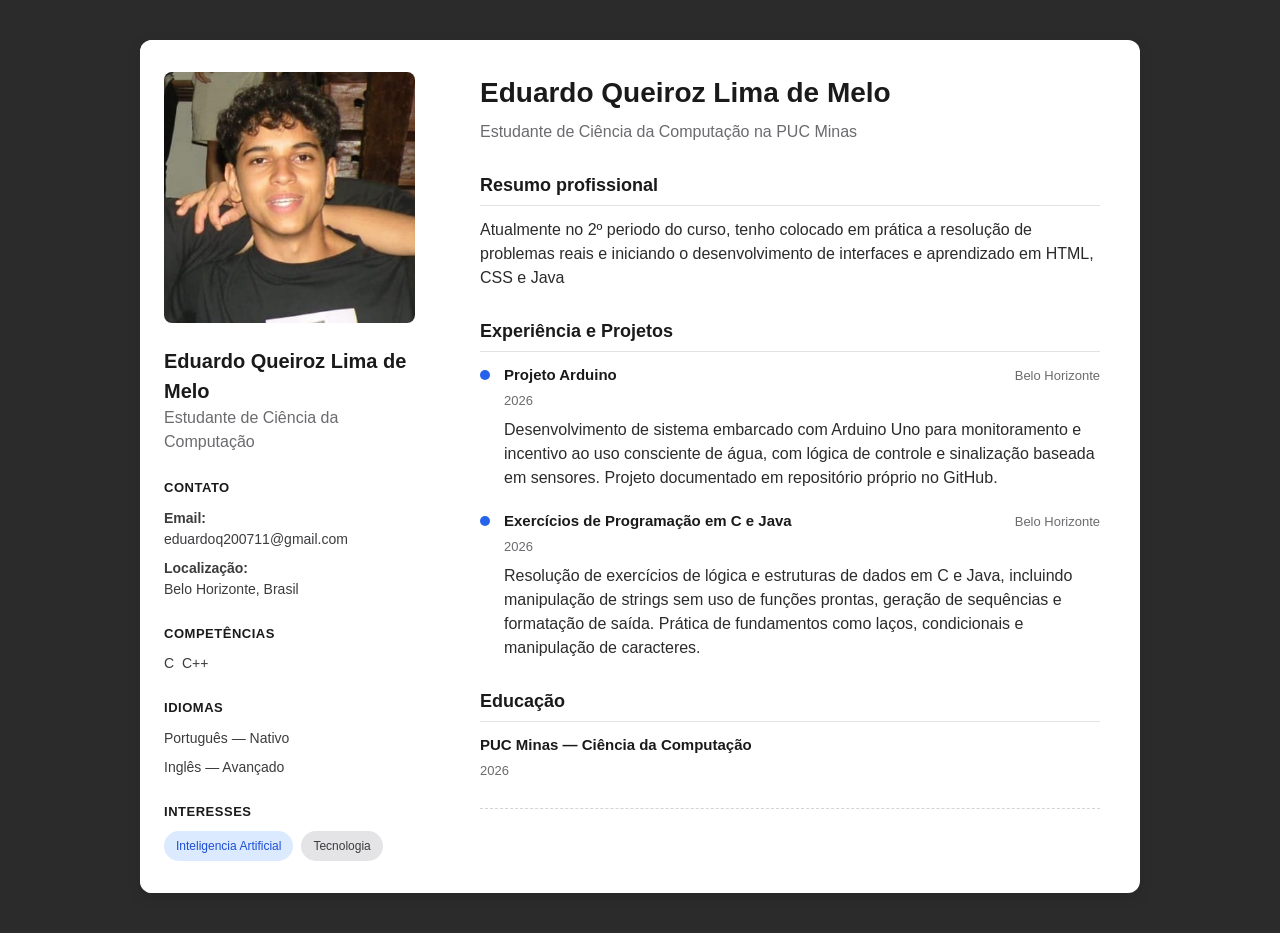
<file: public/index.html>
<!DOCTYPE html>
<html lang="pt-BR">
<head>
  <meta charset="UTF-8">
  <meta name="viewport" content="width=device-width, initial-scale=1.0">
  <title>Eduardo Queiroz Lima de Melo — Currículo</title>
  <link rel="stylesheet" href="style.css">
</head>
<body>
 
  <div class="pagina">
    <div class="cartao">
 
      <aside class="coluna-lateral">
        <img class="foto" src="fotominha.png" alt="Foto de Eduardo Queiroz">
 
        <h1 class="nome-lateral">Eduardo Queiroz Lima de Melo</h1>
        <p class="cargo-lateral">Estudante de Ciência da Computação</p>
 
        <section class="secao-lateral">
          <h2>Contato</h2>
          <p><strong>Email:</strong><br><a href="mailto:eduardoq200711@gmail.com">eduardoq200711@gmail.com</a></p>
          <p><strong>Localização:</strong><br>Belo Horizonte, Brasil</p>
        </section>
 
        <section class="secao-lateral">
          <h2>Competências</h2>
          <p>C &nbsp;C++</p>
        </section>
 
        <section class="secao-lateral">
          <h2>Idiomas</h2>
          <p>Português — Nativo</p>
          <p>Inglês — Avançado</p>
        </section>
 
        <section class="secao-lateral">
          <h2>Interesses</h2>
          <div class="tags">
            <span class="tag tag-azul">Inteligencia Artificial</span>
            <span class="tag">Tecnologia</span>
          </div>
        </section>
      </aside>
 
      <main class="coluna-principal">
 
        <div class="cabecalho">
          <div>
            <h1>Eduardo Queiroz Lima de Melo</h1>
            <p class="subtitulo">Estudante de Ciência da Computação na PUC Minas</p>
          </div>
        </div>
 
        <section>
          <h2>Resumo profissional</h2>
          <p>Atualmente no 2º periodo do curso, tenho colocado em prática a resolução de problemas reais e iniciando o desenvolvimento de interfaces e aprendizado em HTML, CSS e Java</p>
        </section>
 
        <section>
          <h2>Experiência e Projetos</h2>
 
          <div class="item-experiencia">
            <span class="marcador"></span>
            <div class="conteudo-experiencia">
              <div class="linha-titulo">
                <h3>Projeto Arduino</h3>
                <span class="local">Belo Horizonte</span>
              </div>
              <p class="periodo">2026</p>
              <p>Desenvolvimento de sistema embarcado com Arduino Uno para monitoramento e incentivo ao uso consciente de água, com lógica de controle e sinalização baseada em sensores. Projeto documentado em repositório próprio no GitHub.</p>
            </div>
          </div>
 
          <div class="item-experiencia">
            <span class="marcador"></span>
            <div class="conteudo-experiencia">
              <div class="linha-titulo">
                <h3>Exercícios de Programação em C e Java</h3>
                <span class="local">Belo Horizonte</span>
              </div>
              <p class="periodo">2026</p>
              <p>Resolução de exercícios de lógica e estruturas de dados em C e Java, incluindo manipulação de strings sem uso de funções prontas, geração de sequências e formatação de saída. Prática de fundamentos como laços, condicionais e manipulação de caracteres.</p>
            </div>
          </div>
        </section>
 
        <section>
          <h2>Educação</h2>
          <h3>PUC Minas — Ciência da Computação</h3>
          <p class="periodo">2026</p>
        </section>
 
        <hr>
 
      </main>
 
    </div>
  </div>
 
</body>
</html>
</file>
<file: public/style.css>
* {
  margin: 0;
  padding: 0;
  box-sizing: border-box;
}

body {
  font-family: 'Segoe UI', Arial, sans-serif;
  background-color: #2b2b2b;
  color: #2b2b2b;
  line-height: 1.5;
}

.pagina {
  display: flex;
  justify-content: center;
  padding: 40px 20px;
}

.cartao {
  display: flex;
  width: 100%;
  max-width: 1000px;
  background-color: #ffffff;
  border-radius: 12px;
  box-shadow: 0 4px 16px rgba(0, 0, 0, 0.08);
  overflow: hidden;
}


.coluna-lateral {
  width: 30%;
  background-color: #ffffff;
  padding: 32px 24px;
  border-right: 1px solid #ffffff;
}

.foto {
  width: 100%;
  aspect-ratio: 1 / 1;
  object-fit: cover;
  border-radius: 8px;
  margin-bottom: 16px;
}

.nome-lateral {
  font-size: 20px;
  font-weight: 700;
  color: #1a1a1a;
}

.cargo-lateral {
  color: #6b6b6f;
  margin-bottom: 24px;
}

.secao-lateral {
  margin-top: 24px;
}

.secao-lateral h2 {
  font-size: 13px;
  text-transform: uppercase;
  letter-spacing: 0.04em;
  color: #1a1a1a;
  margin-bottom: 10px;
}

.secao-lateral p {
  font-size: 14px;
  margin-bottom: 8px;
  color: #3c3c3f;
}

.secao-lateral a {
  color: #3c3c3f;
  text-decoration: none;
}

.secao-lateral a:hover {
  text-decoration: underline;
}

.tags {
  display: flex;
  flex-wrap: wrap;
  gap: 8px;
}

.tag {
  background-color: #e4e4e7;
  color: #3c3c3f;
  font-size: 12px;
  padding: 6px 12px;
  border-radius: 999px;
}

.tag-azul {
  background-color: #dbeafe;
  color: #1d4ed8;
}


.coluna-principal {
  width: 70%;
  padding: 32px 40px;
}

.cabecalho {
  display: flex;
  justify-content: space-between;
  align-items: flex-start;
  margin-bottom: 28px;
}

.cabecalho h1 {
  font-size: 28px;
  color: #1a1a1a;
}

.subtitulo {
  color: #6b6b6f;
  margin-top: 6px;
  max-width: 480px;
}

.disponibilidade {
  color: #6b6b6f;
  text-align: right;
  font-size: 14px;
}

.coluna-principal section {
  margin-bottom: 28px;
}

.coluna-principal h2 {
  font-size: 18px;
  color: #1a1a1a;
  margin-bottom: 12px;
  border-bottom: 1px solid #e2e2e4;
  padding-bottom: 6px;
}

.coluna-principal h3 {
  font-size: 15px;
  color: #1a1a1a;
}

.item-experiencia {
  display: flex;
  gap: 14px;
  margin-bottom: 20px;
  position: relative;
}

.marcador {
  width: 10px;
  height: 10px;
  border-radius: 50%;
  background-color: #2563eb;
  margin-top: 6px;
  flex-shrink: 0;
}

.linha-titulo {
  display: flex;
  justify-content: space-between;
  align-items: baseline;
  flex-wrap: wrap;
  gap: 8px;
}

.local {
  font-size: 13px;
  color: #6b6b6f;
}

.periodo {
  font-size: 13px;
  color: #6b6b6f;
  margin: 4px 0 8px;
}

.grade-projetos {
  display: grid;
  grid-template-columns: 1fr 1fr;
  gap: 16px;
}

.cartao-projeto {
  background-color: #f5f5f6;
  border: 1px solid #e2e2e4;
  border-radius: 8px;
  padding: 16px;
}

.cartao-projeto h3 {
  margin-bottom: 8px;
}

.cartao-projeto a {
  color: #2563eb;
  text-decoration: none;
}

hr {
  border: none;
  border-top: 1px dashed #d4d4d8;
  margin: 24px 0 16px;
}

.rodape {
  color: #9a9a9e;
  font-size: 13px;
}


@media (max-width: 768px) {
  .cartao {
    flex-direction: column;
  }

  .coluna-lateral,
  .coluna-principal {
    width: 100%;
  }

  .coluna-lateral {
    border-right: none;
    border-bottom: 1px solid #e2e2e4;
  }

  .cabecalho {
    flex-direction: column;
  }

  .disponibilidade {
    text-align: left;
    margin-top: 8px;
  }

  .grade-projetos {
    grid-template-columns: 1fr;
  }
}
</file>
